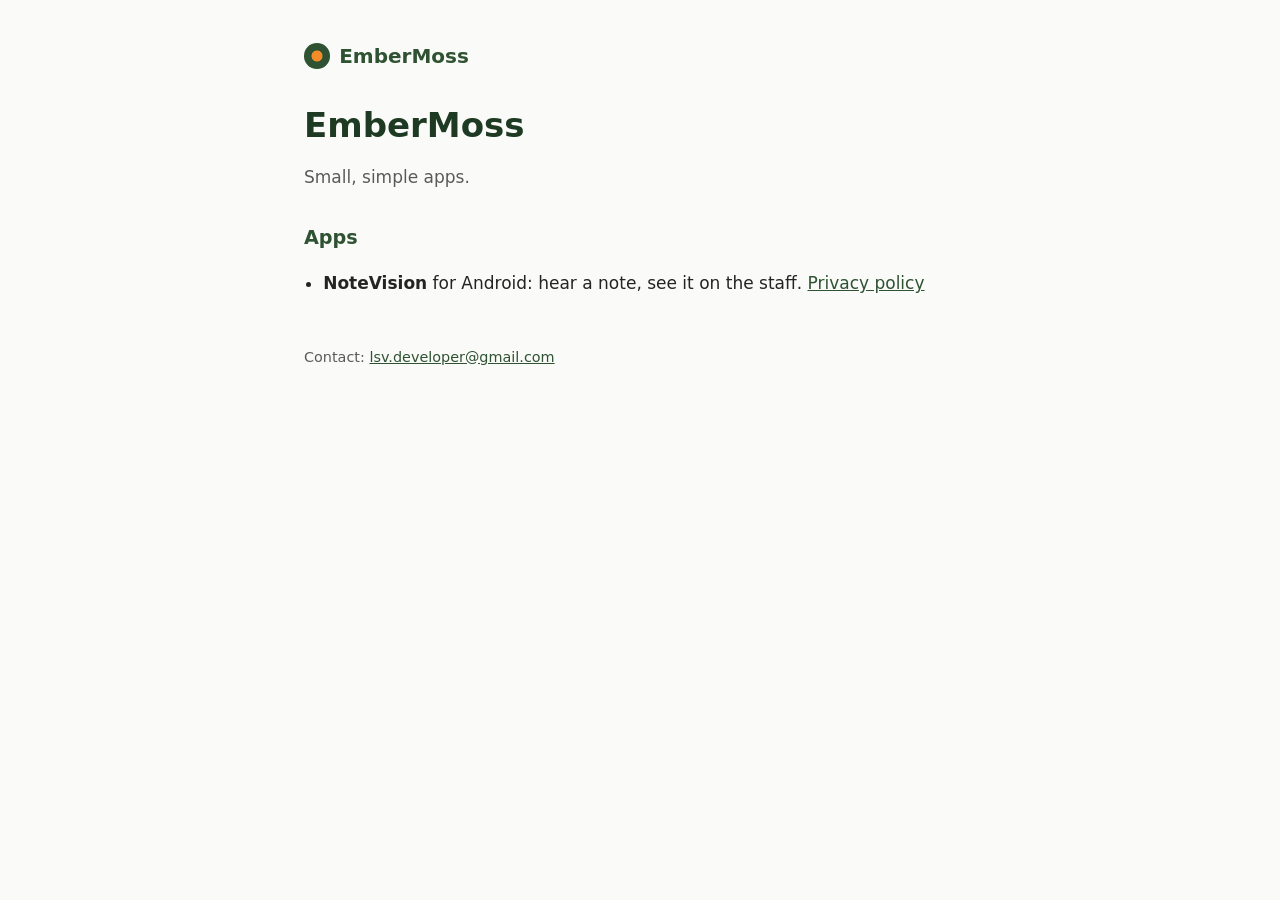
<file: index.html>
<!doctype html>
<html lang="en">
<head>
    <meta charset="utf-8">
    <meta name="viewport" content="width=device-width, initial-scale=1">
    <title>EmberMoss</title>
    <meta name="description" content="EmberMoss makes small, simple apps.">
    <link rel="stylesheet" href="style.css">
</head>
<body>
<main>
    <header><span class="logo" aria-hidden="true"></span><a href="./">EmberMoss</a></header>

    <h1>EmberMoss</h1>
    <p class="muted">Small, simple apps.</p>

    <h2>Apps</h2>
    <ul class="apps">
        <li>
            <strong>NoteVision</strong> for Android: hear a note, see it on the staff.
            <a href="notevision/privacy/">Privacy policy</a>
        </li>
    </ul>

    <footer>Contact: <a href="mailto:lsv.developer@gmail.com">lsv.developer@gmail.com</a></footer>
</main>
</body>
</html>
</file>
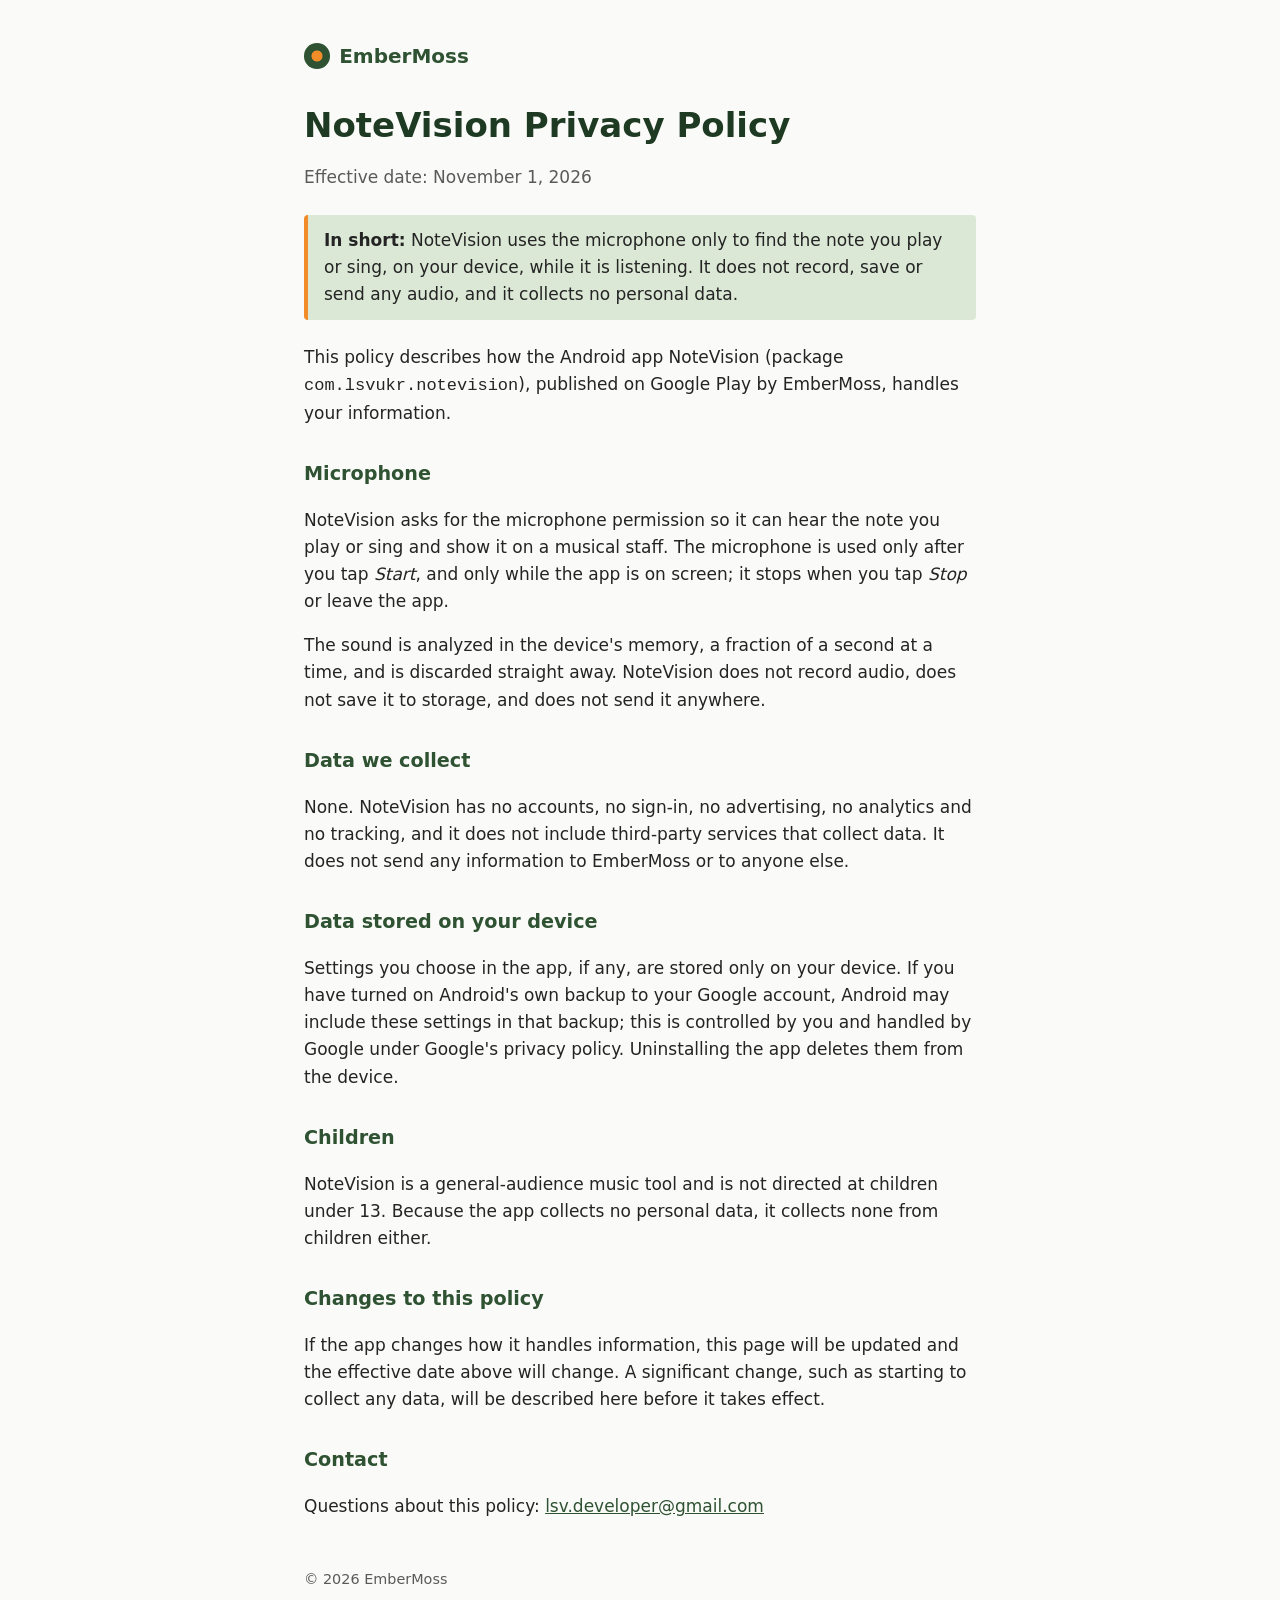
<file: notevision/privacy/index.html>
<!doctype html>
<html lang="en">
<head>
    <meta charset="utf-8">
    <meta name="viewport" content="width=device-width, initial-scale=1">
    <title>NoteVision Privacy Policy</title>
    <meta name="description" content="Privacy policy of the NoteVision app by EmberMoss.">
    <link rel="stylesheet" href="../../style.css">
</head>
<body>
<main>
    <header><span class="logo" aria-hidden="true"></span><a href="../../">EmberMoss</a></header>

    <h1>NoteVision Privacy Policy</h1>
    <p class="muted">Effective date: November 1, 2026</p>

    <p class="summary">
        <strong>In short:</strong> NoteVision uses the microphone only to find the note you play or sing, on your device,
        while it is listening. It does not record, save or send any audio, and it collects no personal data.
    </p>

    <p>
        This policy describes how the Android app NoteVision (package <code>com.lsvukr.notevision</code>), published on
        Google Play by EmberMoss, handles your information.
    </p>

    <h2>Microphone</h2>
    <p>
        NoteVision asks for the microphone permission so it can hear the note you play or sing and show it on a musical
        staff. The microphone is used only after you tap <em>Start</em>, and only while the app is on screen; it stops
        when you tap <em>Stop</em> or leave the app.
    </p>
    <p>
        The sound is analyzed in the device's memory, a fraction of a second at a time, and is discarded straight away.
        NoteVision does not record audio, does not save it to storage, and does not send it anywhere.
    </p>

    <h2>Data we collect</h2>
    <p>
        None. NoteVision has no accounts, no sign-in, no advertising, no analytics and no tracking, and it does not
        include third-party services that collect data. It does not send any information to EmberMoss or to anyone else.
    </p>

    <h2>Data stored on your device</h2>
    <p>
        Settings you choose in the app, if any, are stored only on your device. If you have turned on Android's own
        backup to your Google account, Android may include these settings in that backup; this is controlled by you and
        handled by Google under Google's privacy policy. Uninstalling the app deletes them from the device.
    </p>

    <h2>Children</h2>
    <p>
        NoteVision is a general-audience music tool and is not directed at children under 13. Because the app collects
        no personal data, it collects none from children either.
    </p>

    <h2>Changes to this policy</h2>
    <p>
        If the app changes how it handles information, this page will be updated and the effective date above will
        change. A significant change, such as starting to collect any data, will be described here before it takes effect.
    </p>

    <h2>Contact</h2>
    <p>
        Questions about this policy: <a href="mailto:lsv.developer@gmail.com">lsv.developer@gmail.com</a>
    </p>

    <footer>© 2026 EmberMoss</footer>
</main>
</body>
</html>
</file>
<file: style.css>
/* EmberMoss: the same colors as the NoteVision app (Resources/Styles/Colors.xaml). */
:root {
    --moss: #2F5233;
    --moss-deep: #1E3A22;
    --moss-light: #DCE8D6;
    --ember: #F28C28;
    --text: #242424;
    --muted: #5A5A5A;
    --page: #FAFBF8;
}

@media (prefers-color-scheme: dark) {
    :root {
        --moss: #8FBF7F;
        --moss-deep: #DCE8D6;
        --moss-light: #2A3A2C;
        --ember: #FFB347;
        --text: #E8E8E8;
        --muted: #B0B0B0;
        --page: #161A16;
    }
}

* { box-sizing: border-box; }

body {
    margin: 0;
    background: var(--page);
    color: var(--text);
    font: 17px/1.6 system-ui, -apple-system, "Segoe UI", Roboto, sans-serif;
}

main {
    max-width: 44rem;
    margin: 0 auto;
    padding: 2.5rem 1rem 4rem;
}

header {
    display: flex;
    align-items: center;
    gap: 0.6rem;
    margin-bottom: 2rem;
}

header a {
    color: var(--moss);
    font-weight: 700;
    font-size: 1.25rem;
    text-decoration: none;
}

/* The logo idea: a small glowing ember inside a moss circle. */
.logo {
    width: 1.6rem;
    height: 1.6rem;
    border-radius: 50%;
    background: radial-gradient(circle, var(--ember) 0 28%, var(--moss) 32%);
    flex: none;
}

h1 { color: var(--moss-deep); line-height: 1.25; margin: 0 0 0.25rem; }
h2 { color: var(--moss); margin-top: 2rem; font-size: 1.2rem; }

a { color: var(--moss); }

.muted { color: var(--muted); }

.summary {
    background: var(--moss-light);
    border-left: 4px solid var(--ember);
    padding: 0.75rem 1rem;
    border-radius: 0.25rem;
    margin: 1.5rem 0;
}

ul.apps { padding-left: 1.2rem; }

footer {
    margin-top: 3rem;
    font-size: 0.9rem;
    color: var(--muted);
}
</file>
